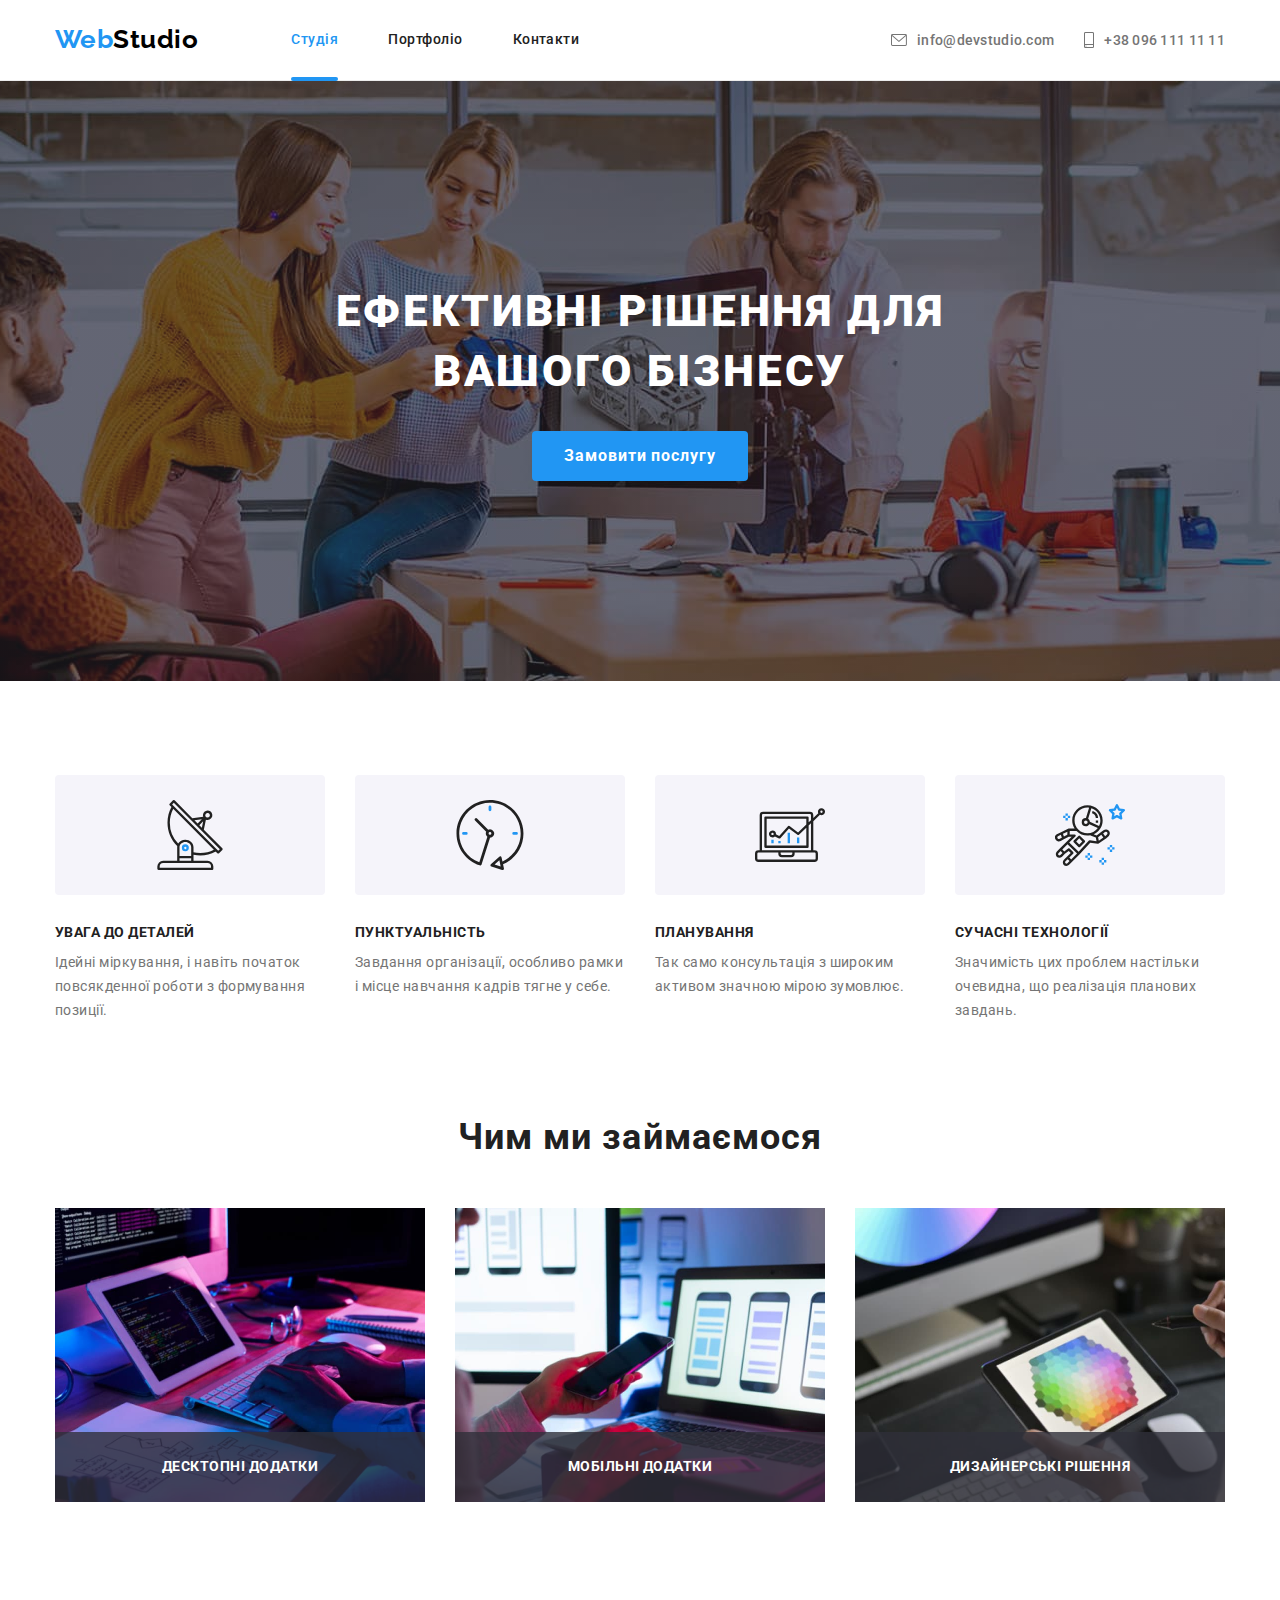
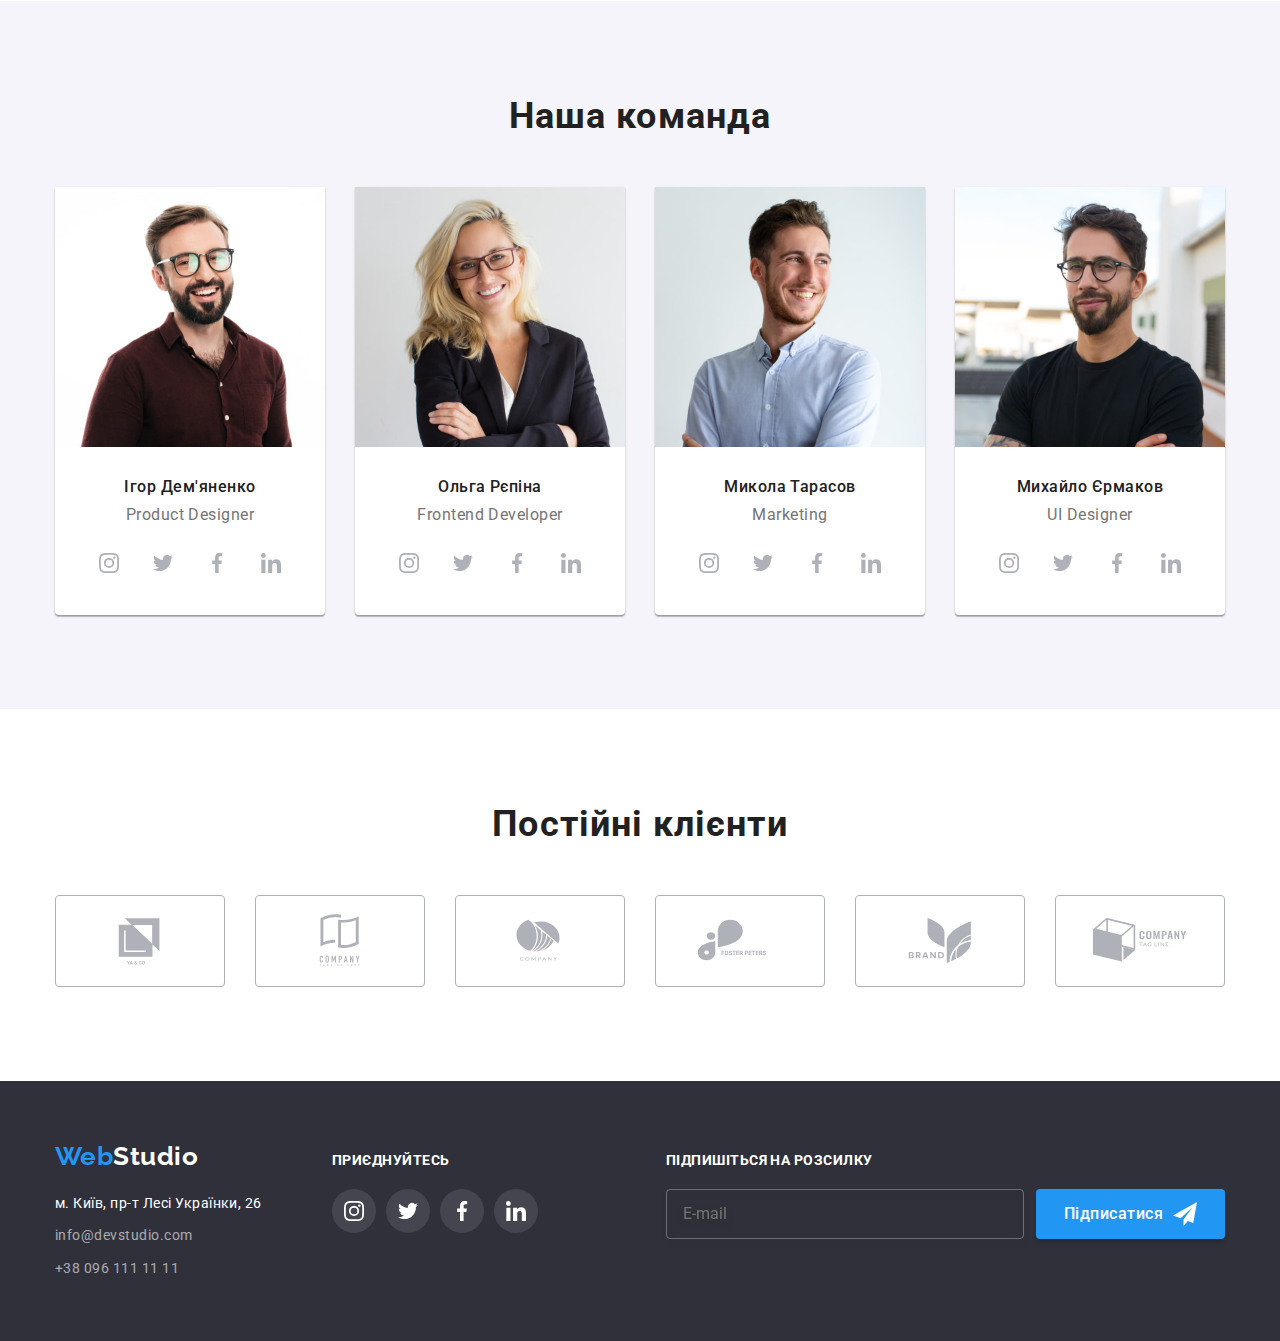
<file: index.html>
<!DOCTYPE html>
<html lang="uk">
  <head>
    <meta charset="UTF-8" />
    <meta http-equiv="X-UA-Compatible" content="IE=edge" />
    <meta name="viewport" content="width=device-width, initial-scale=1.0" />
    <title>WebStudio</title>
    <link rel="preconnect" href="https://fonts.googleapis.com" />
    <link rel="preconnect" href="https://fonts.gstatic.com" crossorigin />
    <link
      href="https://fonts.googleapis.com/css2?family=Raleway:wght@700&family=Roboto:wght@400;500;700;900&display=swap"
      rel="stylesheet"
    />
    <link
      rel="stylesheet"
      href="https://cdnjs.cloudflare.com/ajax/libs/modern-normalize/1.0.0/modern-normalize.min.css"
    />
    <link rel="stylesheet" href="./css/main.min.css" />
  </head>
  <body>
    <header class="page-header">
      <div class="container header-nav">
        <nav class="navigation">
          <a href="" lang="en" class="logo-header link"
            ><span class="logo-first-part">Web</span>Studio</a
          >
          <ul class="menu list">
            <li class="menu__item">
              <a href="./index.html" class="menu__link menu__link--current link"
                >Студія</a
              >
            </li>
            <li class="menu__item">
              <a href="./portfolio.html" class="menu__link link">Портфоліо</a>
            </li>
            <li class="menu__item">
              <a href="" class="menu__link link">Контакти</a>
            </li>
          </ul>
        </nav>
        <ul class="contacts list">
          <li class="contact__item">
            <a href="mailto:info@devstudio.com" class="contact__link link">
              <svg class="contact__icon" width="16" height="12">
                <use href="./images/icons.svg#icon-envelope"></use>
              </svg>
              info@devstudio.com</a
            >
          </li>
          <li class="contact__item">
            <a href="tel:+380961111111" class="contact__link link">
              <svg class="contact__icon" width="10" height="16">
                <use href="./images/icons.svg#icon-smartphone"></use></svg
              >+38 096 111 11 11</a
            >
          </li>
        </ul>
      </div>
    </header>
    <main>
      <section class="hero-section centered">
        <div class="container">
          <h1 class="hero-title">
            Ефективні рішення для <br />
            вашого бізнесу
          </h1>
          <button type="button" class="hero-btn" data-modal-open>
            Замовити послугу
          </button>
        </div>
      </section>
      <section class="section">
        <div class="container">
          <h2 class="title visually-hidden">Наші особливості</h2>
          <ul class="features list">
            <li class="feature__item">
              <div class="feature__icon">
                <svg width="70" height="70">
                  <use href="./images/icons.svg#icon-antenna"></use>
                </svg>
              </div>
              <h3 class="feature-title">Увага до деталей</h3>
              <p class="feature__text">
                Ідейні міркування, і навіть початок повсякденної роботи з
                формування позиції.
              </p>
            </li>
            <li class="feature__item">
              <div class="feature__icon">
                <svg width="70" height="70">
                  <use href="./images/icons.svg#icon-clock"></use>
                </svg>
              </div>
              <h3 class="feature-title">Пунктуальність</h3>
              <p class="feature__text">
                Завдання організації, особливо рамки і місце навчання кадрів
                тягне у себе.
              </p>
            </li>
            <li class="feature__item">
              <div class="feature__icon">
                <svg width="70" height="70">
                  <use href="./images/icons.svg#icon-diagram"></use>
                </svg>
              </div>
              <h3 class="feature-title">Планування</h3>
              <p class="feature__text">
                Так само консультація з широким активом значною мірою зумовлює.
              </p>
            </li>
            <li class="feature__item">
              <div class="feature__icon">
                <svg width="70" height="70">
                  <use href="./images/icons.svg#icon-astronaut"></use>
                </svg>
              </div>
              <h3 class="feature-title">Сучасні технології</h3>
              <p class="feature__text">
                Значимість цих проблем настільки очевидна, що реалізація
                планових завдань.
              </p>
            </li>
          </ul>
        </div>
      </section>
      <section class="section occupation-section">
        <div class="container">
          <h2 class="title centered">Чим ми займаємося</h2>
          <ul class="occupation__list list">
            <li class="occupation__item">
              <a href="" class="link"
                ><div class="occupation__thumb">
                  <img
                    src="./images/image1.jpg"
                    alt="Програмування за двома моніторами"
                    width="370"
                    height="294"
                    class="occupation-img"
                  />
                  <h3 class="occupation__title">Десктопні додатки</h3>
                </div>
              </a>
            </li>
            <li class="occupation__item">
              <a href="" class="link"
                ><div class="occupation__thumb">
                  <img
                    src="./images/image2.jpg"
                    alt="Смартфон та ноутбук"
                    width="370"
                    height="294"
                    class="occupation-img"
                  />
                  <h3 class="occupation__title">Мобільні додатки</h3>
                </div></a
              >
            </li>
            <li class="occupation__item">
              <a href="" class="link"
                ><div class="occupation__thumb">
                  <img
                    src="./images/image3.jpg"
                    alt="Гама кольорів"
                    width="370"
                    height="294"
                    class="occupation-img"
                  />
                  <h3 class="occupation__title">Дизайнерські рішення</h3>
                </div></a
              >
            </li>
          </ul>
        </div>
      </section>
      <section class="section team-section">
        <div class="container">
          <h2 class="title centered">Наша команда</h2>
          <ul class="team-list list">
            <li class="team-mate-card">
              <img
                src="./images/product-designer.jpg"
                alt="Ігор Дем'яненко"
                width="270"
                height="260"
                class="team-mate-img"
              />
              <div class="team-mate-notes">
                <h3 class="team-mate">Ігор Дем'яненко</h3>
                <p lang="en" class="profession">Product Designer</p>
                <ul class="actions list">
                  <li>
                    <a href="" class="actions-link link">
                      <svg width="20" height="20">
                        <use href="./images/icons.svg#icon-instagram"></use>
                      </svg>
                    </a>
                  </li>
                  <li>
                    <a href="" class="actions-link link">
                      <svg width="20" height="20">
                        <use href="./images/icons.svg#icon-twitter"></use>
                      </svg>
                    </a>
                  </li>
                  <li>
                    <a href="" class="actions-link link">
                      <svg width="20" height="20">
                        <use href="./images/icons.svg#icon-facebook"></use>
                      </svg>
                    </a>
                  </li>
                  <li>
                    <a href="" class="actions-link link">
                      <svg width="20" height="20">
                        <use href="./images/icons.svg#icon-linkedin"></use>
                      </svg>
                    </a>
                  </li>
                </ul>
              </div>
            </li>
            <li class="team-mate-card">
              <img
                src="./images/frontend-developer.jpg"
                alt="Ольга Рєпіна"
                width="270"
                height="260"
                class="team-mate-img"
              />
              <div class="team-mate-notes">
                <h3 class="team-mate">Ольга Рєпіна</h3>
                <p lang="en" class="profession">Frontend Developer</p>
                <ul class="actions list">
                  <li>
                    <a href="" class="actions-link link">
                      <svg width="20" height="20">
                        <use href="./images/icons.svg#icon-instagram"></use>
                      </svg>
                    </a>
                  </li>
                  <li>
                    <a href="" class="actions-link link">
                      <svg width="20" height="20">
                        <use href="./images/icons.svg#icon-twitter"></use>
                      </svg>
                    </a>
                  </li>
                  <li>
                    <a href="" class="actions-link link">
                      <svg width="20" height="20">
                        <use href="./images/icons.svg#icon-facebook"></use>
                      </svg>
                    </a>
                  </li>
                  <li>
                    <a href="" class="actions-link link">
                      <svg width="20" height="20">
                        <use href="./images/icons.svg#icon-linkedin"></use>
                      </svg>
                    </a>
                  </li>
                </ul>
              </div>
            </li>
            <li class="team-mate-card">
              <img
                src="./images/marketing.jpg"
                alt="Микола Тарасов"
                width="270"
                height="260"
                class="team-mate-img"
              />
              <div class="team-mate-notes">
                <h3 class="team-mate">Микола Тарасов</h3>
                <p lang="en" class="profession">Marketing</p>
                <ul class="actions list">
                  <li>
                    <a href="" class="actions-link link">
                      <svg width="20" height="20">
                        <use href="./images/icons.svg#icon-instagram"></use>
                      </svg>
                    </a>
                  </li>
                  <li>
                    <a href="" class="actions-link link">
                      <svg width="20" height="20">
                        <use href="./images/icons.svg#icon-twitter"></use>
                      </svg>
                    </a>
                  </li>
                  <li>
                    <a href="" class="actions-link link">
                      <svg width="20" height="20">
                        <use href="./images/icons.svg#icon-facebook"></use>
                      </svg>
                    </a>
                  </li>
                  <li>
                    <a href="" class="actions-link link">
                      <svg width="20" height="20">
                        <use href="./images/icons.svg#icon-linkedin"></use>
                      </svg>
                    </a>
                  </li>
                </ul>
              </div>
            </li>
            <li class="team-mate-card">
              <img
                src="./images/ui-designer.jpg"
                alt="Михайло Єрмаков"
                width="270"
                height="260"
                class="team-mate-img"
              />
              <div class="team-mate-notes">
                <h3 class="team-mate">Михайло Єрмаков</h3>
                <p lang="en" class="profession">UI Designer</p>
                <ul class="actions list">
                  <li>
                    <a href="" class="actions-link link">
                      <svg width="20" height="20">
                        <use href="./images/icons.svg#icon-instagram"></use>
                      </svg>
                    </a>
                  </li>
                  <li>
                    <a href="" class="actions-link link">
                      <svg width="20" height="20">
                        <use href="./images/icons.svg#icon-twitter"></use>
                      </svg>
                    </a>
                  </li>
                  <li>
                    <a href="" class="actions-link link">
                      <svg width="20" height="20">
                        <use href="./images/icons.svg#icon-facebook"></use>
                      </svg>
                    </a>
                  </li>
                  <li>
                    <a href="" class="actions-link link">
                      <svg width="20" height="20">
                        <use href="./images/icons.svg#icon-linkedin"></use>
                      </svg>
                    </a>
                  </li>
                </ul>
              </div>
            </li>
          </ul>
        </div>
      </section>
      <section class="section clients-section">
        <div class="container">
          <h2 class="title centered">Постійні клієнти</h2>
          <ul class="clients list">
            <li class="clients-item">
              <a href="" class="clients-link">
                <svg class="icon-clients" width="106" height="60">
                  <use href="./images/icons.svg#icon-group"></use>
                </svg>
              </a>
            </li>
            <li class="clients-item">
              <a href="" class="clients-link">
                <svg class="icon-clients" width="106" height="60">
                  <use href="./images/icons.svg#icon-group-2"></use>
                </svg>
              </a>
            </li>
            <li class="clients-item">
              <a href="" class="clients-link">
                <svg class="icon-clients" width="106" height="60">
                  <use href="./images/icons.svg#icon-group-3"></use>
                </svg>
              </a>
            </li>
            <li class="clients-item">
              <a href="" class="clients-link">
                <svg class="icon-clients" width="106" height="60">
                  <use href="./images/icons.svg#icon-group-4"></use>
                </svg>
              </a>
            </li>
            <li class="clients-item">
              <a href="" class="clients-link">
                <svg class="icon-clients" width="106" height="60">
                  <use href="./images/icons.svg#icon-group-5"></use>
                </svg>
              </a>
            </li>
            <li class="clients-item">
              <a href="" class="clients-link">
                <svg class="icon-clients" width="106" height="60">
                  <use href="./images/icons.svg#icon-group-6"></use>
                </svg>
              </a>
            </li>
          </ul>
        </div>
      </section>
    </main>
    <footer class="footer">
      <div class="container">
        <div class="footer-left-part">
          <div>
            <a href="" lang="en" class="logo-footer link"
              ><span class="logo-first-part">Web</span>Studio</a
            >
            <address class="footer-address">
              <ul class="address-list list">
                <li class="address-item">
                  <a
                    href="https://goo.gl/maps/QcVGsAYmoGPsiCXT9"
                    class="address-location link"
                    >м. Київ, пр-т Лесі Українки, 26</a
                  >
                </li>
                <li class="address-item">
                  <a
                    href="mailto:info@devstudio.com"
                    class="address-contacts link"
                    >info@devstudio.com</a
                  >
                </li>
                <li class="address-item">
                  <a href="tel:+380961111111" class="address-contacts link"
                    >+38 096 111 11 11</a
                  >
                </li>
              </ul>
            </address>
          </div>
          <div class="socials">
            <h3 class="socials-title">приєднуйтесь</h3>
            <ul class="socials-list list">
              <li class="socials-item">
                <a href="" class="socials-link link">
                  <svg width="20" height="20">
                    <use href="./images/icons.svg#icon-instagram"></use>
                  </svg>
                </a>
              </li>
              <li class="socials-item">
                <a href="" class="socials-link link">
                  <svg width="20" height="20">
                    <use href="./images/icons.svg#icon-twitter"></use>
                  </svg>
                </a>
              </li>
              <li class="socials-item">
                <a href="" class="socials-link link">
                  <svg width="20" height="20">
                    <use href="./images/icons.svg#icon-facebook"></use>
                  </svg>
                </a>
              </li>
              <li class="socials-item">
                <a href="" class="socials-link link">
                  <svg width="20" height="20">
                    <use href="./images/icons.svg#icon-linkedin"></use>
                  </svg>
                </a>
              </li>
            </ul>
          </div>
        </div>
        <div>
          <form name="signup_form" autocomplete="on" novalidate>
            <h3 class="sign-up-title">Підпишіться на розсилку</h3>
            <div class="sign-up">
              <input
                class="sign-up-input"
                type="email"
                name="email"
                placeholder="E-mail"
              />
              <button class="sign-up-btn" type="submit">
                Підписатися
                <svg width="24" height="24">
                  <use href="./images/icons.svg#icon-send"></use>
                </svg>
              </button>
            </div>
          </form>
        </div>
      </div>
    </footer>
    <div class="backdrop is-hidden" data-modal>
      <div class="modal">
        <button class="close-button" data-modal-close>
          <svg width="18" height="18">
            <use href="./images/icons.svg#icon-close-cross"></use>
          </svg>
        </button>
        <form class="user-form">
          <p class="form-text">Залиште свої дані, ми вам передзвонимо</p>
          <label>
            <span class="form-label">Ім'я</span>
            <span class="form-wrapper">
              <input
                type="text"
                class="form-input"
                name="user-name"
                required /><svg class="form-icon" width="18px" height="18px">
                <use href="./images/icons.svg#icon-person"></use></svg></span
          ></label>
          <label>
            <span class="form-label">Телефон</span>
            <span class="form-wrapper"
              ><input
                type="tel"
                class="form-input"
                name="user-phone"
                required /><svg class="form-icon" width="18px" height="18px">
                <use href="./images/icons.svg#icon-phone"></use></svg></span
          ></label>
          <label>
            <span class="form-label">Пошта</span>
            <span class="form-wrapper"
              ><input
                type="email"
                class="form-input"
                name="user-email"
                required /><svg class="form-icon" width="18px" height="18px">
                <use
                  href="./images/icons.svg#icon-envelope-black"
                ></use></svg></span
          ></label>
          <label>
            <span class="form-label">Коментар</span>
            <textarea
              name="user-message"
              class="form-message"
              placeholder="Введіть текст"
            ></textarea>
          </label>
          <label class="form-policy">
            <input
              type="checkbox"
              class="form-check"
              name="user-policy"
              required
            />
            <svg class="form-own-check" width="16px" height="15px">
              <use
                class="form-own-check-icon"
                href="./images/icons.svg#icon-check"
              ></use>
            </svg>
            Погоджуюся з розсилкою та приймаю &nbsp;
            <a href="" class="form-policy-link"> Умови договору</a>
          </label>
          <button class="form-btn" type="submit">Відправити</button>
        </form>
      </div>
    </div>
    <script src="./js/modal.js"></script>
  </body>
</html>
</file>
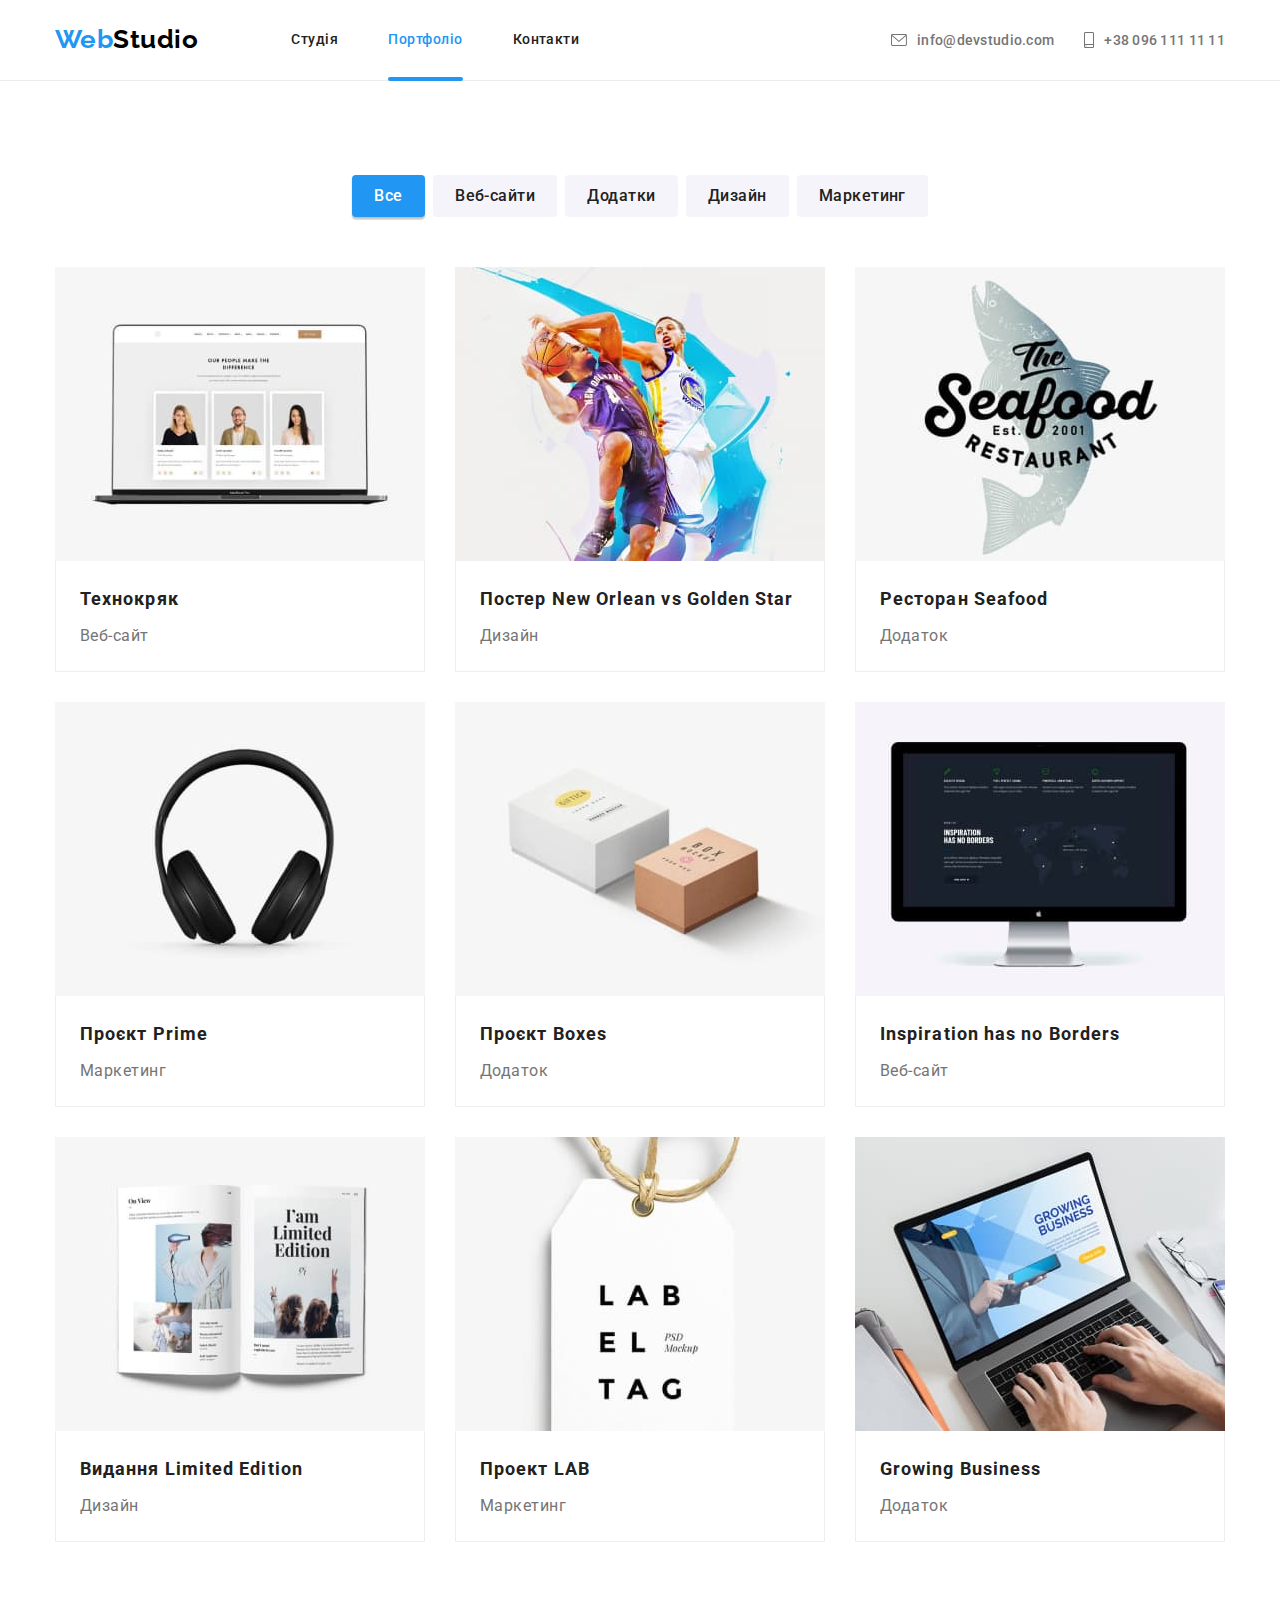
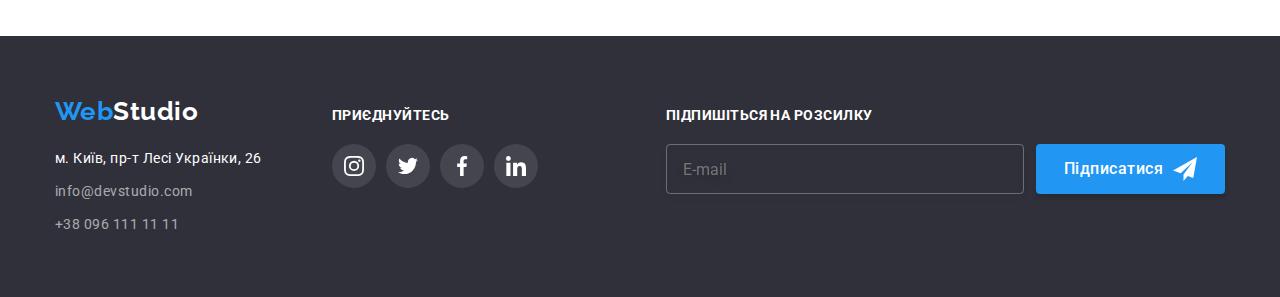
<file: portfolio.html>
<!DOCTYPE html>
<html lang="uk">
  <head>
    <meta charset="UTF-8" />
    <meta http-equiv="X-UA-Compatible" content="IE=edge" />
    <meta name="viewport" content="width=device-width, initial-scale=1.0" />
    <title>Portfolio</title>
    <link rel="preconnect" href="https://fonts.googleapis.com" />
    <link rel="preconnect" href="https://fonts.gstatic.com" crossorigin />
    <link
      href="https://fonts.googleapis.com/css2?family=Raleway:wght@700&family=Roboto:wght@400;500;700;900&display=swap"
      rel="stylesheet"
    />
    <link
      rel="stylesheet"
      href="https://cdnjs.cloudflare.com/ajax/libs/modern-normalize/1.0.0/modern-normalize.min.css"
    />
    <link rel="stylesheet" href="./css/main.min.css" />
  </head>
  <body>
    <header class="page-header">
      <div class="container header-nav">
        <nav class="navigation">
          <a href="" lang="en" class="logo-header link"
            ><span class="logo-first-part">Web</span>Studio</a
          >
          <ul class="menu list">
            <li class="menu__item">
              <a href="./index.html" class="menu__link link">Студія</a>
            </li>
            <li class="menu__item">
              <a
                href="./portfolio.html"
                class="menu__link menu__link--current link"
                >Портфоліо</a
              >
            </li>
            <li class="menu__item">
              <a href="" class="menu__link link">Контакти</a>
            </li>
          </ul>
        </nav>
        <ul class="contacts list">
          <li class="contact__item">
            <a href="mailto:info@devstudio.com" class="contact__link link">
              <svg class="contact__icon" width="16" height="12">
                <use href="./images/icons.svg#icon-envelope"></use>
              </svg>
              info@devstudio.com</a
            >
          </li>
          <li class="contact__item">
            <a href="tel:+380961111111" class="contact__link link">
              <svg class="contact__icon" width="10" height="16">
                <use href="./images/icons.svg#icon-smartphone"></use></svg
              >+38 096 111 11 11</a
            >
          </li>
        </ul>
      </div>
    </header>
    <main>
      <section class="section">
        <div class="container">
          <h1 class="page-title visually-hidden">Проекти</h1>
          <ul class="filter__list list">
            <li class="filter-item">
              <button type="button" class="filter__btn filter__btn_active">
                Все
              </button>
            </li>
            <li class="filter-item">
              <button type="button" class="filter__btn">Веб-сайти</button>
            </li>
            <li class="filter-item">
              <button type="button" class="filter__btn">Додатки</button>
            </li>
            <li class="filter-item">
              <button type="button" class="filter__btn">Дизайн</button>
            </li>
            <li class="filter-item">
              <button type="button" class="filter__btn">Маркетинг</button>
            </li>
          </ul>
          <ul class="projects list">
            <li class="project-item">
              <a href="" class="project-card">
                <div class="project-overlay">
                  <img
                    src="./images/Project1.jpg"
                    alt="Веб-сайт"
                    width="370px"
                    height="294px"
                  />
                  <div class="project-thumb">
                    <p>
                      Ресурс пропонує комплексні пропозиції з різним рівнем
                      функціоналу та сервісів. Все це дозволить відвідувачу
                      отримати вичерпні відомості про компанію чи приватну
                      особу.
                    </p>
                  </div>
                </div>
                <div class="project-notes">
                  <h2 class="project-title">Технокряк</h2>
                  <p class="project-text">Веб-сайт</p>
                </div>
              </a>
            </li>
            <li class="project-item">
              <a href="" class="project-card">
                <div class="project-overlay">
                  <img
                    src="./images/Project2.jpg"
                    alt="Два баскетболісти"
                    width="370px"
                    height="294px"
                  />
                  <div class="project-thumb">
                    <p>
                      Ресурс пропонує комплексні пропозиції з різним рівнем
                      функціоналу та сервісів. Все це дозволить відвідувачу
                      отримати вичерпні відомості про компанію чи приватну
                      особу.
                    </p>
                  </div>
                </div>
                <div class="project-notes">
                  <h2 class="project-title">
                    Постер <span lang="en">New Orlean vs Golden Star</span>
                  </h2>
                  <p class="project-text">Дизайн</p>
                </div>
              </a>
            </li>
            <li class="project-item">
              <a href="" class="project-card">
                <div class="project-overlay">
                  <img
                    src="./images/Project3.jpg"
                    alt="Назва ресторану з морепродуктами"
                    width="370px"
                    height="294px"
                  />
                  <div class="project-thumb">
                    <p>
                      Ресурс пропонує комплексні пропозиції з різним рівнем
                      функціоналу та сервісів. Все це дозволить відвідувачу
                      отримати вичерпні відомості про компанію чи приватну
                      особу.
                    </p>
                  </div>
                </div>
                <div class="project-notes">
                  <h2 class="project-title">
                    Ресторан <span lang="en">Seafood</span>
                  </h2>
                  <p class="project-text">Додаток</p>
                </div>
              </a>
            </li>
            <li class="project-item">
              <a href="" class="project-card">
                <div class="project-overlay">
                  <img
                    src="./images/Project4.jpg"
                    alt="Навушники"
                    width="370px"
                    height="294px"
                  />
                  <div class="project-thumb">
                    <p>
                      Ресурс пропонує комплексні пропозиції з різним рівнем
                      функціоналу та сервісів. Все це дозволить відвідувачу
                      отримати вичерпні відомості про компанію чи приватну
                      особу.
                    </p>
                  </div>
                </div>
                <div class="project-notes">
                  <h2 class="project-title">
                    Проєкт <span lang="en">Prime</span>
                  </h2>
                  <p class="project-text">Маркетинг</p>
                </div>
              </a>
            </li>
            <li class="project-item">
              <a href="" class="project-card">
                <div class="project-overlay">
                  <img
                    src="./images/Project5.jpg"
                    alt="Дві коробки"
                    width="370px"
                    height="294px"
                  />
                  <div class="project-thumb">
                    <p>
                      Ресурс пропонує комплексні пропозиції з різним рівнем
                      функціоналу та сервісів. Все це дозволить відвідувачу
                      отримати вичерпні відомості про компанію чи приватну
                      особу.
                    </p>
                  </div>
                </div>
                <div class="project-notes">
                  <h2 class="project-title">
                    Проєкт<span lang="en"> Boxes</span>
                  </h2>
                  <p class="project-text">Додаток</p>
                </div>
              </a>
            </li>
            <li class="project-item">
              <a href="" class="project-card">
                <div class="project-overlay">
                  <img
                    src="./images/Project6.jpg"
                    alt="Монітор"
                    width="370px"
                    height="294px"
                  />
                  <div class="project-thumb">
                    <p>
                      Ресурс пропонує комплексні пропозиції з різним рівнем
                      функціоналу та сервісів. Все це дозволить відвідувачу
                      отримати вичерпні відомості про компанію чи приватну
                      особу.
                    </p>
                  </div>
                </div>
                <div class="project-notes">
                  <h2 lang="en" class="project-title">
                    Inspiration has no Borders
                  </h2>
                  <p class="project-text">Веб-сайт</p>
                </div>
              </a>
            </li>
            <li class="project-item">
              <a href="" class="project-card">
                <div class="project-overlay">
                  <img
                    src="./images/Project7.jpg"
                    alt="Розгорнена книга"
                    width="370px"
                    height="294px"
                  />
                  <div class="project-thumb">
                    <p>
                      Ресурс пропонує комплексні пропозиції з різним рівнем
                      функціоналу та сервісів. Все це дозволить відвідувачу
                      отримати вичерпні відомості про компанію чи приватну
                      особу.
                    </p>
                  </div>
                </div>
                <div class="project-notes">
                  <h2 class="project-title">
                    Видання <span lang="en">Limited Edition</span>
                  </h2>
                  <p class="project-text">Дизайн</p>
                </div>
              </a>
            </li>
            <li class="project-item">
              <a href="" class="project-card">
                <div class="project-overlay">
                  <img
                    src="./images/Project8.jpg"
                    alt="Лейбл"
                    width="370px"
                    height="294px"
                  />
                  <div class="project-thumb">
                    <p>
                      Ресурс пропонує комплексні пропозиції з різним рівнем
                      функціоналу та сервісів. Все це дозволить відвідувачу
                      отримати вичерпні відомості про компанію чи приватну
                      особу.
                    </p>
                  </div>
                </div>
                <div class="project-notes">
                  <h2 class="project-title">
                    Проект <span lang="en">LAB</span>
                  </h2>
                  <p class="project-text">Маркетинг</p>
                </div>
              </a>
            </li>
            <li class="project-item">
              <a href="" class="project-card">
                <div class="project-overlay">
                  <img
                    src="./images/Project9.jpg"
                    alt="Друкують на ноутбуці"
                    width="370px"
                    height="294px"
                  />
                  <div class="project-thumb">
                    <p>
                      Ресурс пропонує комплексні пропозиції з різним рівнем
                      функціоналу та сервісів. Все це дозволить відвідувачу
                      отримати вичерпні відомості про компанію чи приватну
                      особу.
                    </p>
                  </div>
                </div>
                <div class="project-notes">
                  <h2 lang="en" class="project-title">Growing Business</h2>
                  <p class="project-text">Додаток</p>
                </div>
              </a>
            </li>
          </ul>
        </div>
      </section>
    </main>
    <footer class="footer">
      <div class="container">
        <div class="footer-left-part">
          <div>
            <a href="" lang="en" class="logo-footer link"
              ><span class="logo-first-part">Web</span>Studio</a
            >
            <address class="footer-address">
              <ul class="address-list list">
                <li class="address-item">
                  <a
                    href="https://goo.gl/maps/QcVGsAYmoGPsiCXT9"
                    class="address-location link"
                    >м. Київ, пр-т Лесі Українки, 26</a
                  >
                </li>
                <li class="address-item">
                  <a
                    href="mailto:info@devstudio.com"
                    class="address-contacts link"
                    >info@devstudio.com</a
                  >
                </li>
                <li class="address-item">
                  <a href="tel:+380961111111" class="address-contacts link"
                    >+38 096 111 11 11</a
                  >
                </li>
              </ul>
            </address>
          </div>
          <div class="socials">
            <h3 class="socials-title">приєднуйтесь</h3>
            <ul class="socials-list list">
              <li class="socials-item">
                <a href="" class="socials-link link">
                  <svg width="20" height="20">
                    <use href="./images/icons.svg#icon-instagram"></use>
                  </svg>
                </a>
              </li>
              <li class="socials-item">
                <a href="" class="socials-link link">
                  <svg width="20" height="20">
                    <use href="./images/icons.svg#icon-twitter"></use>
                  </svg>
                </a>
              </li>
              <li class="socials-item">
                <a href="" class="socials-link link">
                  <svg width="20" height="20">
                    <use href="./images/icons.svg#icon-facebook"></use>
                  </svg>
                </a>
              </li>
              <li class="socials-item">
                <a href="" class="socials-link link">
                  <svg width="20" height="20">
                    <use href="./images/icons.svg#icon-linkedin"></use>
                  </svg>
                </a>
              </li>
            </ul>
          </div>
        </div>
        <div class="sign-up-form">
          <form name="signup_form" autocomplete="on" novalidate>
            <h3 class="sign-up-title">Підпишіться на розсилку</h3>
            <div class="sign-up">
              <input
                class="sign-up-input"
                type="email"
                name="email"
                placeholder="E-mail"
              />
              <button class="sign-up-btn" type="submit">
                Підписатися
                <svg width="24" height="24">
                  <use href="./images/icons.svg#icon-send"></use>
                </svg>
              </button>
            </div>
          </form>
        </div>
      </div>
    </footer>
    <div class="backdrop is-hidden" data-modal>
      <div class="modal">
        <button class="close-button" data-modal-close>
          <svg width="18" height="18">
            <use href="./images/icons.svg#icon-close-cross"></use>
          </svg>
        </button>
        <form class="user-form">
          <label
            >Ім'я
            <input
              type="text"
              class="form-input"
              name="user-name"
              required
              minlength="2"
          /></label>
          <label>
            Телефон
            <input type="tel" class="form-input" name="user-phone" required
          /></label>
          <label>
            Пошта
            <input type="email" class="form-input" name="user-email" required
          /></label>
          <label>
            <textarea
              name="user-message"
              class="form-input form-textarea"
              placeholder="Введіть текст"
            ></textarea>
          </label>
          <input type="checkbox" name="policy" id="policy" />
          <label for="policy"
            >Погоджуюся з розсилкою та приймаю <span>Умови договору</span>
          </label>
          <button class="form-btn" type="submit">Відправити</button>
        </form>
      </div>
    </div>
    <script src="./js/modal.js"></script>
  </body>
</html>
</file>
<file: css/main.min.css>
:root{--secondary-background-color: #f5f5f5;--title-color: #212121;--text-color: #757575;--accent-color: #2196f3;--accent-hover-color: #188ce8;--text-light-color: #fff;--button-color: #f5f4fa;--darkest-color: #000000;--dark-background-color: #2f303a;--icon-fill-color: #afb1b8}.visually-hidden{position:absolute;white-space:nowrap;width:1px;height:1px;overflow:hidden;border:0;padding:0;clip:rect(0);clip-path:inset(50%);margin:-1px}html{box-sizing:border-box}*,*::before,*::after{box-sizing:inherit}body{margin:0;font-family:Roboto,sans-serif;letter-spacing:.03em;background-color:var(--text-light-color);color:var(--text-color)}footer{padding-top:60px;padding-bottom:60px}.link{display:inline-block;text-decoration:none}.list{margin:0;padding:0;list-style:none}img{display:block}address{font-style:normal}button{display:inline-block;text-decoration:none;text-align:center;font-family:inherit;border:1px solid rgba(0,0,0,0);cursor:pointer}h1,h2,h3,h4,h5,h6,p{margin-top:0;margin-bottom:0}ul ol{margin-top:0;margin-bottom:0;padding-left:0;padding-right:0}.container{width:1200px;padding-left:15px;padding-right:15px;margin:0 auto}.footer .container{display:flex;align-items:baseline;justify-content:space-between}.centered{text-align:center}.section{padding-top:94px;padding-bottom:94px}.projects,.team-list,.occupation__list{display:flex;flex-wrap:wrap;gap:30px}.clients-link,.occupation__title,.feature__icon,.close-button,.sign-up-btn,.socials-link,.actions-link,.actions{display:flex;justify-content:center;align-items:center}.page-header{border-bottom:1px solid #ececec}.header-nav{display:flex;align-items:center;justify-content:space-between}.logo-header,.logo-footer{font-family:Raleway,sans-serif;font-weight:700;font-size:26px;line-height:1.19;text-decoration:none}.logo-first-part{color:var(--accent-color)}.logo-header{display:block;padding-top:24px;padding-bottom:25px;color:var(--darkest-color)}.logo-footer{margin-bottom:20px;background-color:var(--dark-background-color);color:var(--text-light-color)}.navigation{display:flex;flex-wrap:wrap;column-gap:93px}.menu{display:flex;column-gap:50px;flex-basis:calc((100% - 93px)/2)}.menu__item{flex-basis:calc((100% - 100px)/3)}.menu__link{padding-top:32px;padding-bottom:32px;display:block;font-weight:500;text-decoration:none;font-size:14px;line-height:1.14;color:var(--title-color);transition:color 250ms cubic-bezier(0.4, 0, 0.2, 1)}.menu__link:hover,.menu__link:focus{color:var(--accent-color)}.menu__link--current{color:var(--accent-color);position:relative}.menu__link--current::after{content:"";display:block;position:absolute;bottom:-1px;width:100%;height:4px;background:#2196f3;border-radius:2px;border:none}.contacts{display:flex;margin-left:auto;column-gap:30px}.contact__item{flex-basis:calc((100% - 48px)/2)}.contact__link{display:flex;align-items:center;padding-top:32px;padding-bottom:32px;text-decoration:none;font-weight:500;font-size:14px;line-height:1.1428571429;text-align:center;letter-spacing:.02em;color:var(--text-color);fill:currentColor;transition:color 250ms cubic-bezier(0.4, 0, 0.2, 1)}.contact__link:hover,.contact__link:focus{color:var(--accent-color)}.contact__icon{display:flex;align-items:center;margin-right:10px}.sign-up-title,.socials-title,.feature-title,.occupation__title{margin-bottom:10px;font-weight:700;font-size:14px;line-height:1.14;text-transform:uppercase;color:var(--title-color)}.title{margin-bottom:50px;font-weight:700;font-size:36px;line-height:1.1666666667;text-align:center;letter-spacing:.03em;color:var(--title-color)}.page-title{color:var(--title-color)}.sign-up-title,.socials-title{margin-bottom:20px;color:var(--text-light-color)}.actions{padding:0;margin:0;gap:10px}.actions-link{text-align:center;padding:0px;width:44px;height:44px;border-radius:50%;cursor:pointer;color:var(--icon-fill-color);fill:currentColor;transition:color 250ms cubic-bezier(0.4, 0, 0.2, 1),background-color 250ms cubic-bezier(0.4, 0, 0.2, 1)}.actions-link:hover,.actions-link:focus{background-color:var(--accent-color);color:var(--text-light-color)}.footer{background-color:#2f303a}.footer-address{font-style:normal;font-size:14px;line-height:1.7;text-decoration:none;background-color:#2f303a}.address-item:not(:last-child){margin-bottom:9px}.address-location{text-decoration:none;color:var(--text-light-color);transition:color 250ms cubic-bezier(0.4, 0, 0.2, 1)}.address-location:hover,.address-location:focus{color:var(--accent-color)}.address-contacts{text-decoration:none;color:rgba(255,255,255,.6);transition:color 250ms cubic-bezier(0.4, 0, 0.2, 1)}.address-contacts:hover,.address-contacts:focus{color:var(--accent-color)}.footer-left-part{display:flex;align-items:baseline;gap:70px}.socials-list{display:flex;gap:10px}.socials-item{flex-basis:calc((100% - 30px)/4)}.socials-link{width:44px;height:44px;color:var(--text-light-color);border-radius:50%;fill:currentColor;background:rgba(255,255,255,.1);transition:background-color 250ms cubic-bezier(0.4, 0, 0.2, 1)}.socials-link:hover,.socials-link:focus{background-color:var(--accent-color)}.sign-up{display:flex;gap:12px}.sign-up-input{width:358px;height:50px;padding:15px 16px;background-color:rgba(0,0,0,0);border:1px solid rgba(255,255,255,.3);filter:drop-shadow(0px 4px 4px rgba(0, 0, 0, 0.15));border-radius:4px;color:var(--text-light-color);transition:border-color 250ms cubic-bezier(0.4, 0, 0.2, 1)}.sign-up-input:focus{outline:none;border-color:var(--accent-color)}.sign-up-policy{text-decoration-line:underline;color:var(--accent-color)}.sign-up-btn{font-weight:500;font-size:16px;line-height:1.875;text-align:center;letter-spacing:.03em;gap:10px;padding:10px 28px;border:0;min-width:150px;font-family:inherit;font-style:normal;color:var(--text-light-color);background-color:var(--accent-color);box-shadow:0px 4px 4px rgba(0,0,0,.15);border-radius:4px;cursor:pointer;transition:background-color 250ms cubic-bezier(0.4, 0, 0.2, 1)}.sign-up-btn:hover,.sign-up-btn:focus{background-color:var(--accent-hover-color)}.backdrop{position:fixed;top:0;left:0;width:100%;height:100%;background-color:rgba(0,0,0,.2);z-index:100;opacity:1;transform:scale(1);visibility:visible;pointer-events:auto;transition:opacity 800ms cubic-bezier(0.4, 0, 0.2, 1),visibility 800ms cubic-bezier(0.4, 0, 0.2, 1),transform 800ms cubic-bezier(0.4, 0, 0.2, 1)}.backdrop.is-hidden{transform:scale(0);opacity:0;visibility:hidden;pointer-events:none}.modal{position:absolute;top:50%;left:50%;transform:translate(-50%, -50%);padding:40px;background-color:#fff;border:1px solid rgba(0,0,0,.1019607843)}.close-button{position:absolute;top:8px;right:8px;width:30px;height:30px;fill:currentColor;color:var(--darkest-color);border-radius:50%;border:1px solid rgba(0,0,0,.1);background-color:#fff;transition:color 250ms cubic-bezier(0.4, 0, 0.2, 1)}.close-button:hover,.close-button:focus{color:var(--accent-color)}.user-form{display:flex;flex-direction:column}.form-text{margin-bottom:12px;font-family:inherit;font-weight:700;font-size:20px;line-height:1.15;text-align:center;letter-spacing:.03em;color:var(--title-color)}.form-wrapper{position:relative;display:block;margin-bottom:10px}.form-icon{position:absolute;display:block;top:50%;left:12px;transform:translateY(-50%);fill:currentColor;color:var(--darkest-color)}.form-input:focus+.form-icon{color:var(--accent-color)}.form-label{display:block;margin-bottom:4px;font-size:12px;line-height:1.17;letter-spacing:.01em}.form-input{width:100%;height:40px;border:1px solid rgba(33,33,33,.2);border-radius:4px;padding-left:42px;font-size:12px;line-height:1.17;letter-spacing:.01em;transition:border-color 250ms cubic-bezier(0.4, 0, 0.2, 1)}.form-input:focus{outline:none;border-color:var(--accent-color)}.form-message{width:100%;height:120px;resize:none;border:1px solid rgba(33,33,33,.2);border-radius:4px;padding:12px 16px;margin-bottom:20px;font-size:12px;line-height:1.17;letter-spacing:.01em;transition:border-color 250ms cubic-bezier(0.4, 0, 0.2, 1)}.form-message:focus{outline:none;border-color:var(--accent-color)}.form-check{position:absolute;appearance:none}.form-own-check{border:2px solid var(--title-color);border-radius:2px;cursor:pointer;margin-right:8px;margin-left:14px}.form-check:focus+.form-own-check{border-color:var(--accent-color)}.form-check:checked+.form-own-check{background-color:var(--accent-color);background-size:contain;background-origin:border-box;border-color:var(--accent-color)}.form-check:checked+.form-own-check{background-color:var(--accent-color)}.form-own-check-icon{display:none;width:16px;height:15px;border-radius:2px;cursor:pointer;fill:currentColor;color:var(--text-light-color)}.form-check:checked+.form-own-check .form-own-check-icon{display:block}.form-policy{position:relative;display:flex;align-items:center;margin-bottom:30px;font-size:14px;line-height:1.71;color:var(--text-color)}.form-policy-link{color:var(--accent-color)}.form-policy-link:hover,.form-policy-link:focus{text-decoration:none}.form-btn{margin-left:auto;margin-right:auto;display:flex;justify-content:center;padding:10px 52px;border:0;min-width:150px;font-family:inherit;font-style:normal;font-weight:500;font-size:16px;line-height:1.62;text-align:center;background-color:var(--accent-color);box-shadow:0px 4px 4px rgba(0,0,0,.15);border-radius:4px;color:var(--text-light-color);cursor:pointer;transition:background-color 250ms cubic-bezier(0.4, 0, 0.2, 1)}.form-btn:hover,.form-btn:focus{background-color:var(--accent-hover-color)}.hero-section{max-width:1600px;margin-left:auto;margin-right:auto;background-image:linear-gradient(to right, rgba(47, 48, 58, 0.4), rgba(47, 48, 58, 0.4)),url(../images/background1.jpg);background-position:center;background-repeat:no-repeat;background-size:cover;background-color:var(--dark-background-color);text-align:center;padding-top:200px;padding-bottom:200px}.hero-title{padding:0;margin-bottom:30px;font-family:inherit;font-weight:900;font-size:44px;line-height:1.3636363636;text-align:center;letter-spacing:.06em;text-transform:uppercase;color:var(--text-light-color)}.hero-btn{align-items:center;padding:10px 32px;border:0;border-radius:4px;min-width:216px;font-family:Roboto,sans-serif;font-weight:700;font-size:16px;line-height:1.875;text-align:center;letter-spacing:.06em;background-color:var(--accent-color);color:var(--text-light-color);transition:background-color 250ms cubic-bezier(0.4, 0, 0.2, 1)}.hero-btn:hover,.hero-btn:focus{background-color:var(--accent-hover-color);cursor:pointer}.features{display:flex;flex-wrap:wrap;column-gap:30px}.feature__item{flex-basis:calc((100% - 90px)/4)}.feature__icon{height:120px;margin-bottom:30px;background-color:#f5f4fa;border-radius:4px}.feature__text{margin-top:0;margin-bottom:0px;font-size:14px;line-height:1.7}.section.occupation-section{padding-top:0}.occupation__thumb{position:relative}.occupation__title{position:absolute;color:var(--text-light-color);width:100%;height:70px;bottom:0;margin-bottom:0;background:rgba(47,48,58,.8)}.occupation__item{flex-basis:calc((100% - 60px)/3)}.team-section{background-color:#f5f4fa}.team-mate-card{flex-basis:calc((100% - 90px)/4);background-color:var(--text-light-color);box-shadow:0px 1px 3px rgba(0,0,0,.12),0px 1px 1px rgba(0,0,0,.14),0px 2px 1px rgba(0,0,0,.2);border-radius:0px 0px 4px 4px}.team-mate-img{display:block}.team-mate-notes{padding-top:30px;padding-bottom:30px}.team-mate{margin-bottom:10px;font-weight:500;font-size:16px;line-height:1.1875;text-align:center;letter-spacing:.03em;color:var(--title-color)}.profession{margin-bottom:16px;font-size:16px;line-height:1.18;text-align:center}.clients{display:flex;gap:30px}.clients-link{text-align:center;padding:0;margin:0;height:92px;color:var(--icon-fill-color);border:1px solid #afb1b8;border-radius:4px;transition:color 250ms cubic-bezier(0.4, 0, 0.2, 1),border 250ms cubic-bezier(0.4, 0, 0.2, 1)}.clients-link:hover,.clients-link:focus{color:var(--accent-color);border:1px solid var(--accent-color)}.clients-item{flex-basis:calc((100% - 150px)/6)}.icon-clients{fill:currentColor;cursor:pointer}.filter__list{display:flex;flex-wrap:wrap;justify-content:center;column-gap:8px;margin-bottom:50px}.filter__btn{padding:6px 22px;border:0;border-radius:4px;border-color:#f5f4fa;min-width:73px;font-family:inherit;font-style:normal;font-weight:500;font-size:16px;line-height:1.875;text-align:center;letter-spacing:.03em;background-color:var(--button-color);color:var(--title-color);transition-property:background-color,color,box-shadow;transition-duration:250ms;transition-timing-function:cubic-bezier(0.4, 0, 0.2, 1)}.filter__btn:hover,.filter__btn:focus{box-shadow:0px 3px 1px rgba(0,0,0,.1),0px 1px 2px rgba(0,0,0,.08),0px 2px 2px rgba(0,0,0,.12);border-radius:4px;background-color:var(--accent-color);color:var(--text-light-color);cursor:pointer}.filter__btn_active{background-color:var(--accent-color);box-shadow:0px 3px 1px rgba(0,0,0,.1),0px 1px 2px rgba(0,0,0,.08),0px 2px 2px rgba(0,0,0,.12);color:var(--text-light-color)}.project-item{flex-basis:calc((100% - 60px)/3)}.project-card{position:relative;display:block;text-decoration:none}.project-card:hover,.project-card:focus{box-shadow:0px 1px 1px rgba(0,0,0,.12),0px 4px 4px rgba(0,0,0,.06),1px 4px 6px rgba(0,0,0,.16);transition:box-shadow 250ms cubic-bezier(0.4, 0, 0.2, 1)}.project-overlay{position:relative;overflow:hidden}.project-thumb{position:absolute;top:0;left:0;width:100%;height:100%;background:rgba(33,150,243,.9);font-size:18px;line-height:1.56;letter-spacing:.03em;color:var(--text-light-color);padding:0 24px;display:flex;align-items:center;transform:translateY(100.5%);transition:transform 250ms cubic-bezier(0.4, 0, 0.2, 1)}.project-card:hover .project-thumb,.project-card:focus .project-thumb{transform:translateY(0)}.project-notes{padding:20px 24px;border-right:1px solid #eee;border-bottom:1px solid #eee;border-left:1px solid #eee}.project-title{margin-bottom:4px;font-weight:700;font-size:18px;line-height:2;text-align:start;letter-spacing:.06em;color:var(--title-color)}.project-text{font-size:16px;line-height:1.88;color:var(--text-color)}/*# sourceMappingURL=main.min.css.map */
</file>
